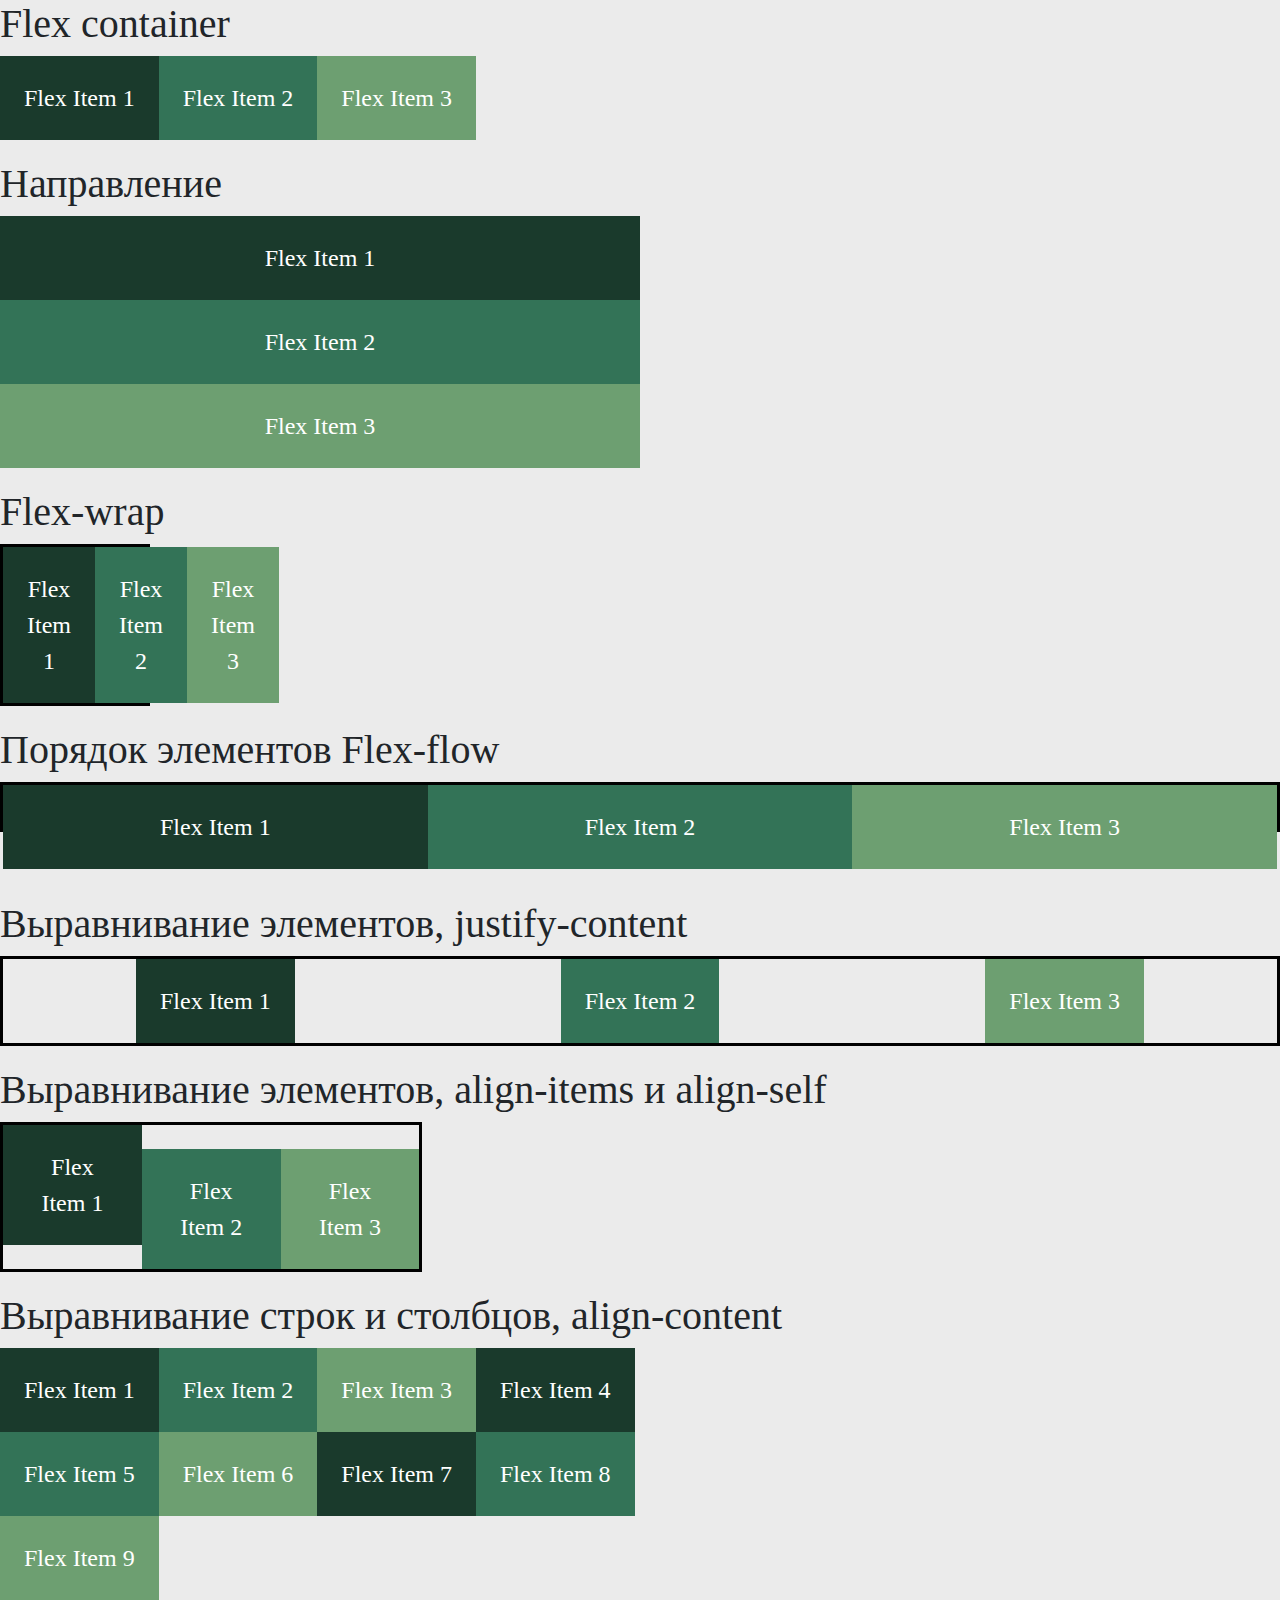
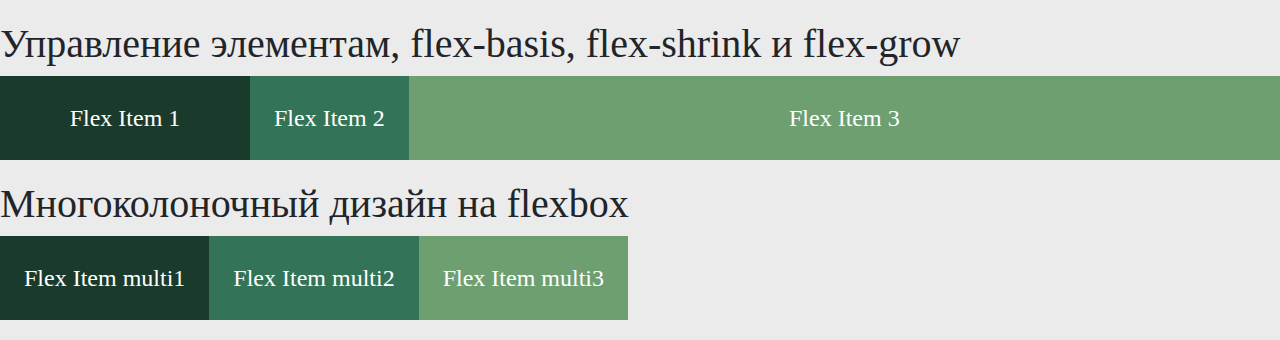
<file: flex.html>
<!DOCTYPE html>
<html lang="ru">
<head>
    <meta charset="UTF-8">
    <title>Title</title>
    <meta name="viewport" content="width=device-width, initial-scale=1">
	<link rel="stylesheet" href="https://stackpath.bootstrapcdn.com/bootstrap/4.2.1/css/bootstrap.min.css">
	<link rel="stylesheet" href="https://use.fontawesome.com/releases/v5.6.3/css/all.css">
	<link rel="stylesheet" href="styles/flex.css">
</head>
<body>
    <h1>Flex container</h1>
    <div class="flex-container">
        <div class="flex-item color1">Flex Item 1</div>
        <div class="flex-item color2">Flex Item 2</div>
        <div class="flex-item color3">Flex Item 3</div>
    </div>

    <h1>Направление</h1>
    <div class="flex-container column">
        <div class="flex-item color1">Flex Item 1</div>
        <div class="flex-item color2">Flex Item 2</div>
        <div class="flex-item color3">Flex Item 3</div>
    </div>

    <h1>Flex-wrap</h1>
    <div class="flex-container" id="wrap-check">
        <div class="flex-item color1">Flex Item 1</div>
        <div class="flex-item color2">Flex Item 2</div>
        <div class="flex-item color3">Flex Item 3</div>
    </div>

    <h1>Порядок элементов Flex-flow</h1>
    <div class="flex-container" id="flow-check">
        <div class="flex-item color1">Flex Item 1</div>
        <div class="flex-item color2">Flex Item 2</div>
        <div class="flex-item color3">Flex Item 3</div>
    </div>

    <br> <br>
    <h1>Выравнивание элементов, justify-content</h1>
    <div class="flex-container" id="justify-content-check">
        <div class="flex-item color1">Flex Item 1</div>
        <div class="flex-item color2">Flex Item 2</div>
        <div class="flex-item color3">Flex Item 3</div>
    </div>

    <h1>Выравнивание элементов, align-items и align-self</h1>
    <div class="flex-container" id="align-items-check">
        <div class="flex-item color1">Flex Item 1</div>
        <div class="flex-item color2">Flex Item 2</div>
        <div class="flex-item color3">Flex Item 3</div>
    </div>

    <h1>Выравнивание строк и столбцов, align-content</h1>
    <div class="flex-container" id="align-content-check">
        <div class="flex-item color1">Flex Item 1</div>
        <div class="flex-item color2">Flex Item 2</div>
        <div class="flex-item color3">Flex Item 3</div>
        <div class="flex-item color1">Flex Item 4</div>
        <div class="flex-item color2">Flex Item 5</div>
        <div class="flex-item color3">Flex Item 6</div>
        <div class="flex-item color1">Flex Item 7</div>
        <div class="flex-item color2">Flex Item 8</div>
        <div class="flex-item color3">Flex Item 9</div>
    </div>

    <h1>Управление элементам, flex-basis, flex-shrink и flex-grow</h1>
    <div class="flex-container" id="flex-basic-shrink-grow-check">
        <div class="flex-item color1">Flex Item 1</div>
        <div class="flex-item color2">Flex Item 2</div>
        <div class="flex-item color3">Flex Item 3</div>
    </div>

    <h1>Многоколоночный дизайн на flexbox</h1>
    <div class="flex-container" id="flex-multi-check">
        <div class="flex-item color1">Flex Item multi1</div>
        <div class="flex-item color2">Flex Item multi2</div>
        <div class="flex-item color3">Flex Item multi3</div>
    </div>
</body>
</html>
</file>
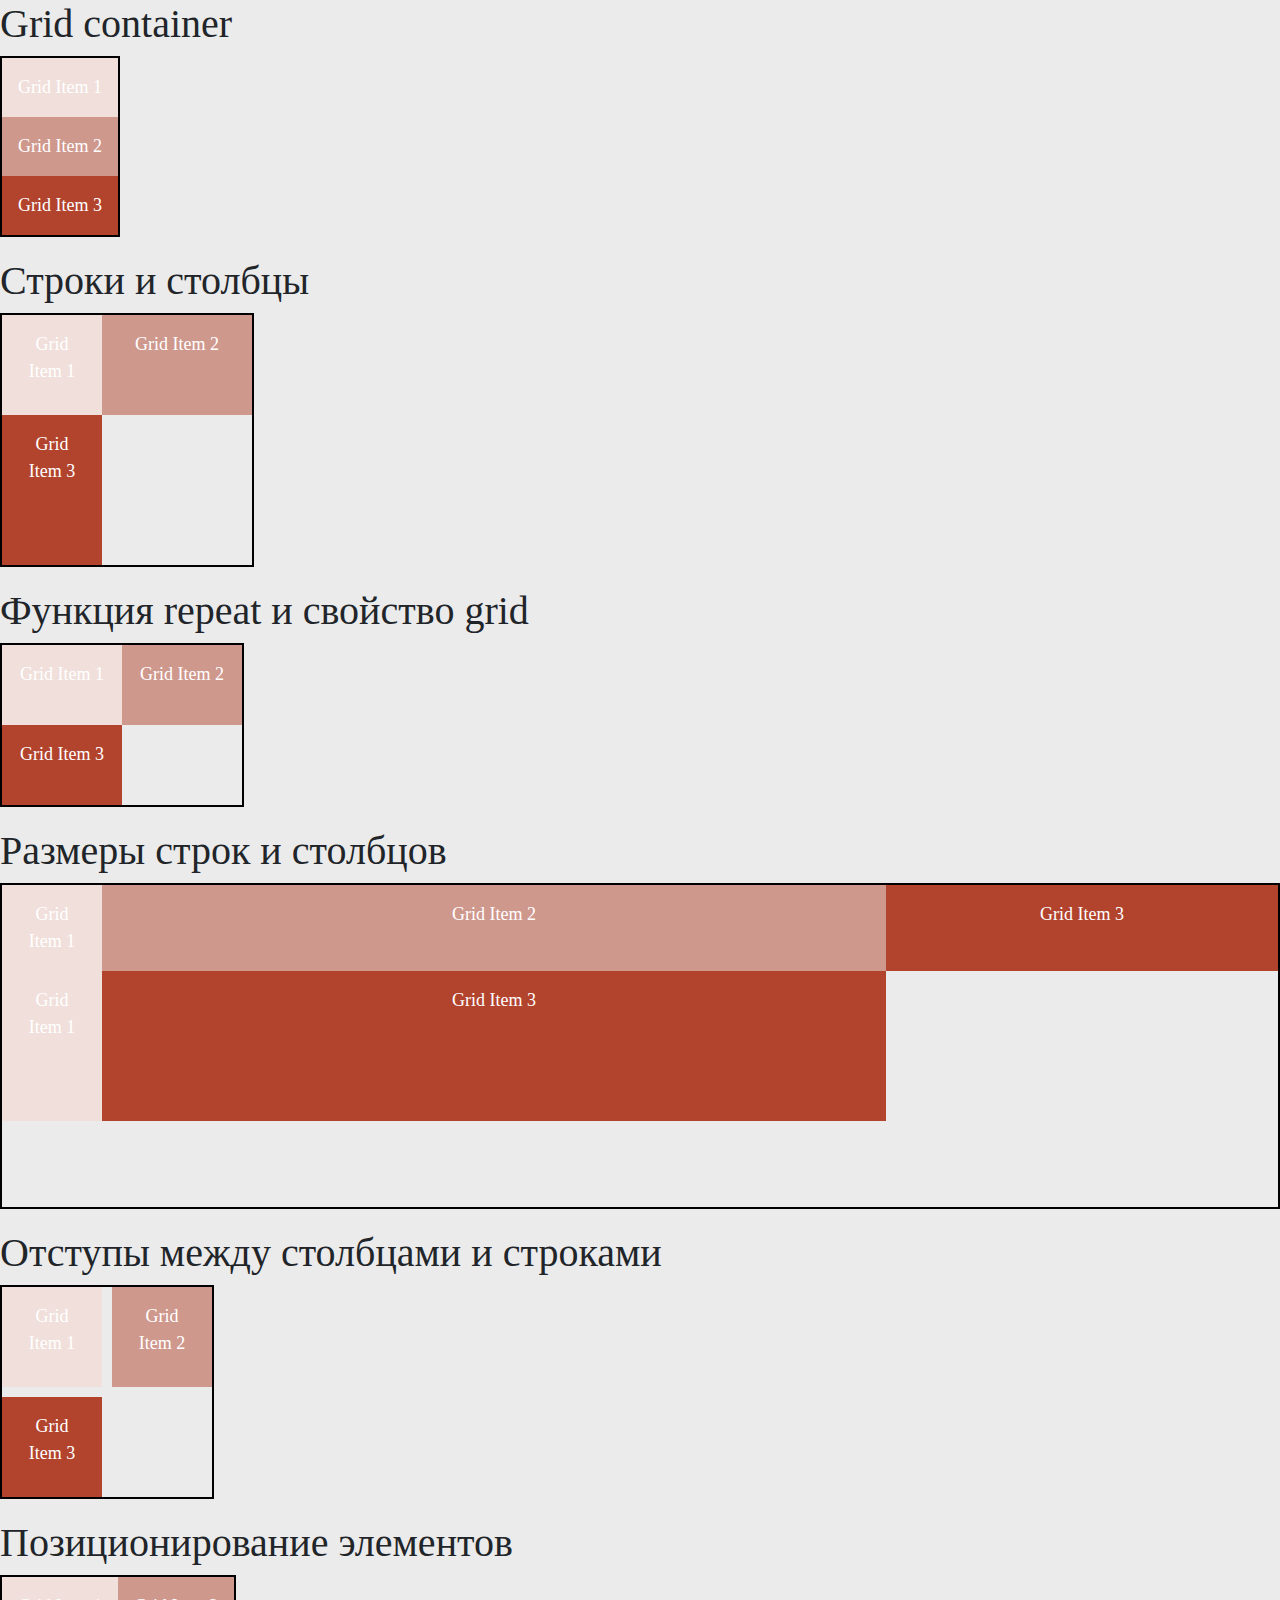
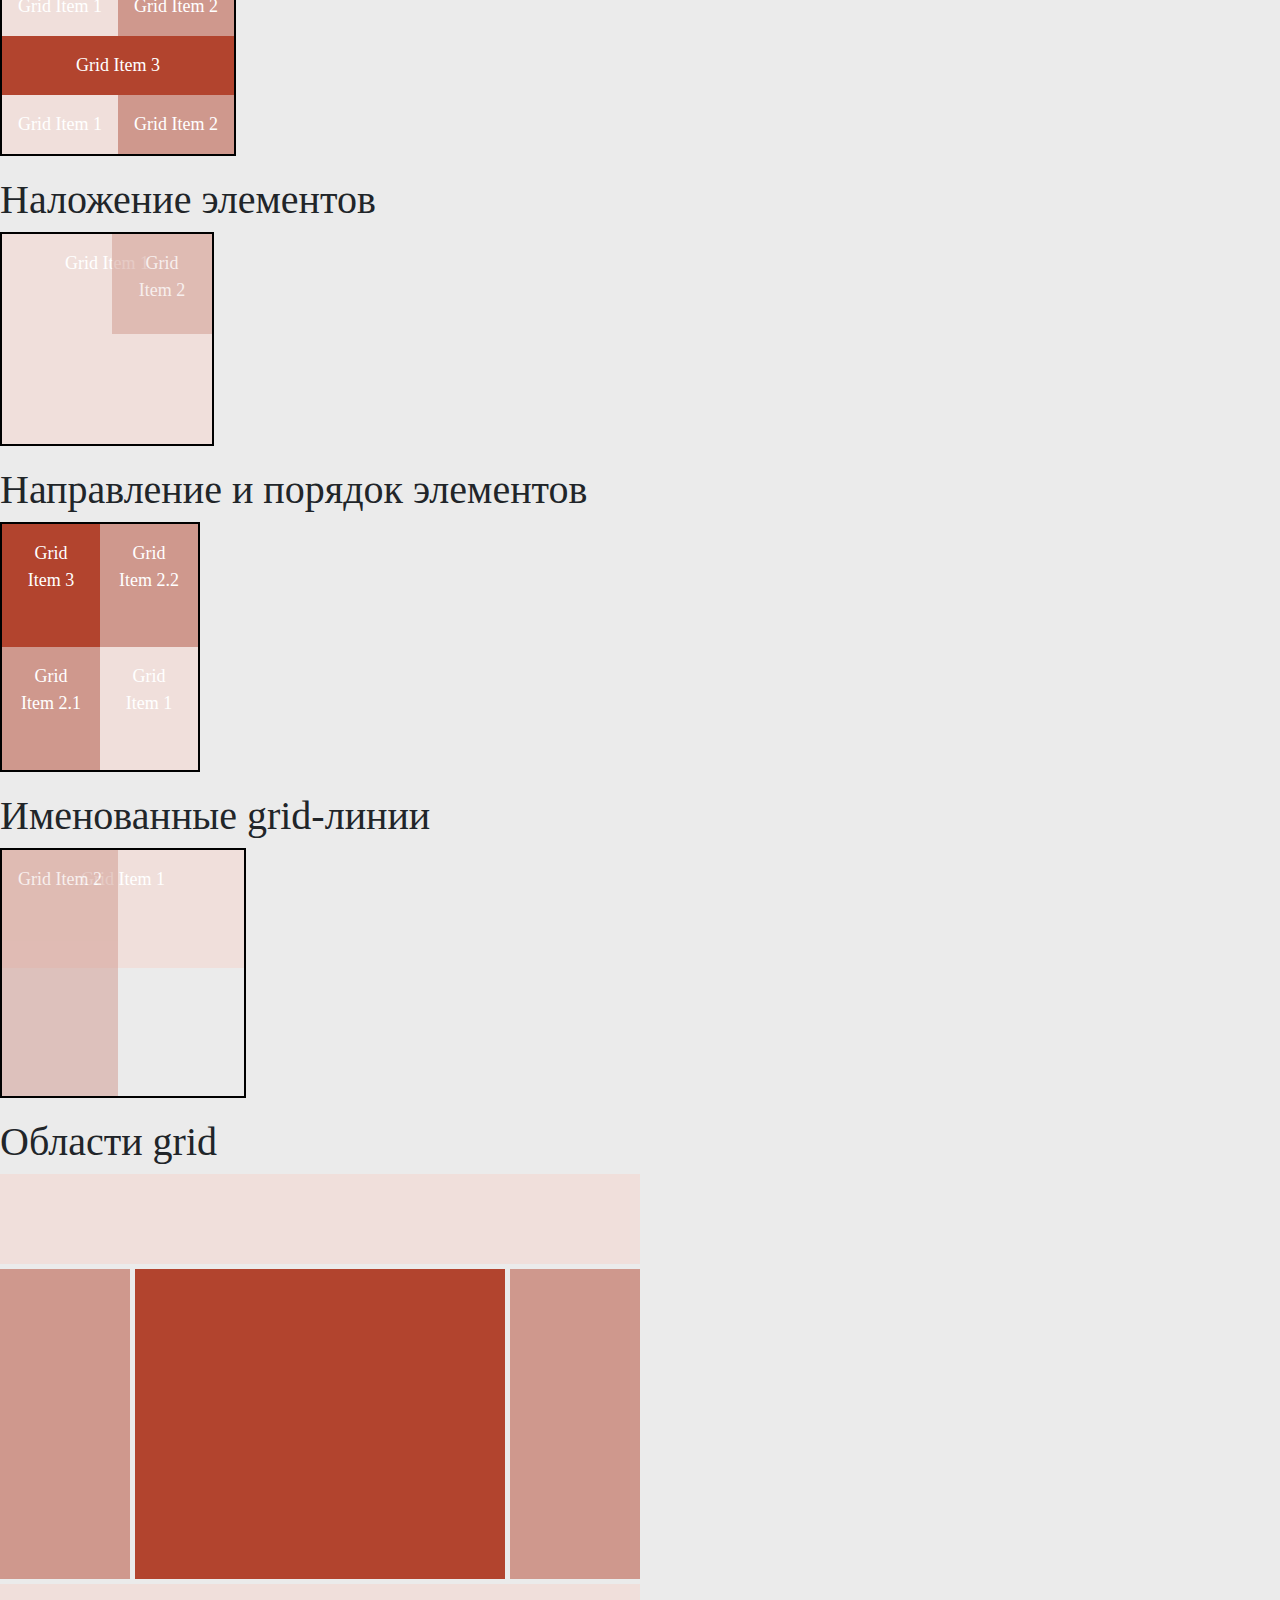
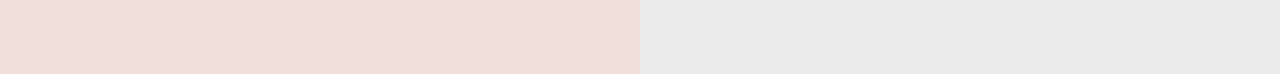
<file: grid.html>
<!DOCTYPE html>
<html lang="ru">
<head>
    <meta charset="UTF-8">
    <title>Title</title>
    <meta name="viewport" content="width=device-width, initial-scale=1">
	<link rel="stylesheet" href="https://stackpath.bootstrapcdn.com/bootstrap/4.2.1/css/bootstrap.min.css">
	<link rel="stylesheet" href="https://use.fontawesome.com/releases/v5.6.3/css/all.css">
	<link rel="stylesheet" href="styles/grid.css">
</head>
<body>
    <h1>Grid container</h1>
    <div class="grid-container">
        <div class="grid-item color1">Grid Item 1</div>
        <div class="grid-item color2">Grid Item 2</div>
        <div class="grid-item color3">Grid Item 3</div>
    </div>

    <h1>Строки и столбцы</h1>
    <div class="grid-container" id="row-col-check">
        <div class="grid-item color1">Grid Item 1</div>
        <div class="grid-item color2">Grid Item 2</div>
        <div class="grid-item color3">Grid Item 3</div>
    </div>

    <h1>Функция repeat и свойство grid</h1>
    <div class="grid-container" id="repeat-grid-check">
        <div class="grid-item color1">Grid Item 1</div>
        <div class="grid-item color2">Grid Item 2</div>
        <div class="grid-item color3">Grid Item 3</div>
    </div>

    <h1>Размеры строк и столбцов</h1>
    <div class="grid-container" id="flex-factor-check">
        <div class="grid-item color1">Grid Item 1</div>
        <div class="grid-item color2">Grid Item 2</div>
        <div class="grid-item color3">Grid Item 3</div>
        <div class="grid-item color1">Grid Item 1</div>
        <div class="grid-item color3">Grid Item 3</div>
    </div>

    <h1>Отступы между столбцами и строками</h1>
    <div class="grid-container" id="gap-check">
        <div class="grid-item color1">Grid Item 1</div>
        <div class="grid-item color2">Grid Item 2</div>
        <div class="grid-item color3">Grid Item 3</div>
    </div>

    <h1>Позиционирование элементов</h1>
    <div class="grid-container">
        <div class="grid-item color1">Grid Item 1</div>
        <div class="grid-item color2">Grid Item 2</div>
        <div class="grid-item color3 special-item">Grid Item 3</div>
        <div class="grid-item color1">Grid Item 1</div>
        <div class="grid-item color2">Grid Item 2</div>
    </div>

    <h1>Наложение элементов</h1>
    <div class="grid-container" id="overlay-check">
        <div class="grid-item color1 item1">Grid Item 1</div>
        <div class="grid-item color2 item2">Grid Item 2</div>
    </div>

    <h1>Направление и порядок элементов</h1>
    <div class="grid-container" id="auto-flow-check">
        <div class="grid-item color1 last-item">Grid Item 1</div>
        <div class="grid-item color2">Grid Item 2.1</div>
        <div class="grid-item color2">Grid Item 2.2</div>
        <div class="grid-item color3 first-item">Grid Item 3</div>
    </div>

    <h1>Именованные grid-линии</h1>
    <div class="grid-container" id="grid-line-check">
        <div class="grid-item color1 grid-line-item1">Grid Item 1</div>
        <div class="grid-item color2 grid-line-item2">Grid Item 2</div>
    </div>

    <h1>Области grid</h1>
    <div id="grid-area-check">
        <div class="header"></div>
        <div class="content"></div>
        <div class="menu"></div>
        <div class="sidebar"></div>
        <div class="footer"></div>
    </div>
</body>
</html>
</file>
<file: styles/flex.css>
:root {
    --platinum: #EBEBEB;
    --tuscany: #CF988D;
    --medium-carmine: #B2442E;
    --russian-green: #6D9F71;
    --amazon: #337357;
    --phthalo-green: #1A3A2C;
}

html {
    overflow-x: hidden;
}

body {
	font-family: trebuchet ms;
	background-color: var(--platinum);
}

.container-lg {
    width:100%;
}

.container-lg-bg {
    width:100%;
    background-color: white;
}

.container-fluid {
    margin: 0 auto;
    margin-bottom: 15px;
	width: 70%;
	border-radius: 5px;
    padding: 15px;
}

.container-fluid-bg {
    margin: 0 auto;
    margin-bottom: 15px;
	width: 70%;
	min-width: 480px;
	border-radius: 5px;
	background-color: white;
    text-align: center;
    padding: 15px;
}

button {
	background-color: var(--amazon);
	color: white;
	border-radius: 4px;
	border: none;
	padding: 5px 20px;
    box-shadow: 2px 2px 5px 2px var(--phthalo-green);
}

button:hover  {
	background-color: var(--russian-green);
	transform: scale(1.05);
}

.button-lg {
    margin-top: 15px;
	font-size: 24px;
}

h2 {
    font-size: 32px;
    text-align: left;
    color: var(--medium-carmine);
	padding: 10px 5px;
	font-weight: bold;
}

p {
    font-size: 18px;
}

/* Header */

.header {
	padding-left: 25px;
}

@font-face {
    font-family: 'Roboto';
    src:url(http://fonts.gstatic.com/s/roboto/v15/mErvLBYg_cXG3rLvUsKT_fesZW2xOQ-xsNqO47m55DA.woff2);
}

.header .logo h1{
    font-family: Roboto;
	font-size: 24px;
	text-transform: uppercase;
	color: white;
	border-right: 10px;
}

.header .logo h1::first-letter {
	font-size: 150%;
}

.header .logo h1+p{
	font-size: 14px;
	color: white;
	margin-top: -15px;
}

.header .nav {
	color: white;
	padding-top: 16px;
	padding-right: 0px;
}

.header .nav li {
	list-style-type:none;
	font-size: 18px;
	border-right: 2px;
	display: inline;
}

.header .nav li a {
	padding-left: 5px;
	color: white;
	text-decoration: none;
	margin-right: 5px;
}

.header .nav li a:hover {
	color: var(--tuscany);
}

.header .col-right {

	text-align: right;
}

.header #number {
	font-size: 20px;
	text-transform: uppercase;
	color: white;
	padding-top: 16px;
}

/* Banner */

#bg_img {
	height:850px;
	width:100%;
	position: absolute;
    left: 0px;
    top: 0px;
    z-index: -1;
}

.banner {
    height: 850px;
    padding-top: 100px;
    align-items: top;
	font-size: 32px;
}

.banner h1 {
    color: white;
	padding-bottom: 20px;
}

.banner li {
    color: white;
	list-style-type:none;
	font-size: 24px;
	padding: 10px;
}

.banner li i{
    color: var(--russian-green);
    padding-right: 20px;
}

.banner .img_car {
    height: 300px;
}

@keyframes backgroundColorAnimation {
    from {
        background-color: var(--amazon);
    }
    50% {
        background-color: var(--medium-carmine);
    }
    to {
        background-color: var(--amazon);
    }
}

.banner .button-lg {
    margin-top: 15px;
	font-size: 24px;
	animation-name: backgroundColorAnimation;
    animation-duration: 5s;
    animation-iteration-count: infinite;
}

/* Advantages */

.advantages {
    position: absolute;
	top: 750px;
    align: center;
}

/* Car Table */

.car-table table {
    width: 100%;
    border-collapse: collapse;
    border: 2px solid white;
}

.car-table td {
    height: 300px;
	padding: 20px 10px;
	font-size: 18px;
	border: 1px solid var(--platinum);
}

.car-table .price {
    font-size: 16px;
    margin-top: -15px;
	font-weight: bold;
}

.car-table .car {
    width: 100%;
}

/* Process */

.process .dot {
	width: 50px;
	height: 50px;
	border-radius: 50%;
	font-size: 24px;
	color: val(--phthalo-green);
	line-height: 50px;
	text-align: center;
	background-image: radial-gradient(var(--platinum), gray);
	display: inline-block;
	margin-left: 5px;
	border: 2px solid var(--amazon);
}

.process .line {
  content: '';
  position: absolute;
  top: 25px;
  left: 70px;
  width: 210px;
  height: 2px;
  background: linear-gradient(90deg, var(--amazon) 1%, white);
  z-index: 0;
}

.process h4 {
    min-height: 60px;
    padding: 10px 0px;
}

.process p {
    line-height:100%;
}

/* Slider */

.slider{
    position: relative;
    padding-bottom: 15px;
}

.slider input{
    display: none;
}

.slider .inner{
    width: 500%;
}

.inner > article {
    padding-top: 15px;
}

.slider article{
    width: 20%;
    float: left;
}

.slider .slider-dot-control{
    position: relative;
    width: 100%;
    bottom: -5px;
    text-align: center;
}

.slider .slider-dot-control label{
    border-radius: 50%;
    display: inline-block;
    width: 10px;
    height: 10px;
    background-color: var(--tuscany);
}

.slider .slider-dot-control label:hover{
    background-color: white;
}

.slider .slider-wrapper{
    overflow: hidden;
}

.slider .slider-wrapper .inner{
    transform: translateZ(0);
    transition: all .8s cubic-bezier(.77,0,.175,1)
}

.slider #slide1:checked~.slider-dot-control label:nth-child(1),
.slider #slide2:checked~.slider-dot-control label:nth-child(2),
.slider #slide3:checked~.slider-dot-control label:nth-child(3),
.slider #slide4:checked~.slider-dot-control label:nth-child(4){
    background-color: var(--phthalo-green);
}

.slider #slide1:checked~.slider-wrapper .inner{margin-left:0}
.slider #slide2:checked~.slider-wrapper .inner{margin-left:-100%}
.slider #slide3:checked~.slider-wrapper .inner{margin-left:-200%}
.slider #slide4:checked~.slider-wrapper .inner{margin-left:-300%}

/* Terms */

.terms img {
    padding-right: 10px;
    float: left;
}

/* Message */

.message input, textarea[name="Message"]{
    min-height:30px;
	width: 80%;
    color: var(--phthalo-green);
	background-color: white;
	border-radius: 5px;
	padding-left: 10px;
	border: none;
	margin-bottom: 10px;
}

.message #message_img {
	height: 300px;
}

#message_img_col {
    text-align:center;
}

/* Footer */

.footer {
    color: white;
    background-color: black;
}

.footer .social div {
	width: 32px;
	height: 32px;
	border-radius: 50%;
	font-size: 12px;
	color: white;
	line-height: 32px;
	text-align: center;
	background-color: var(--tuscany);
	display: inline-block;
	margin-left: 5px;
}

.footer .social a {
    text-decoration: none;
}

.footer .social div:hover{
	background-color: white;
	color: var(--medium-carmine);
}

.footer .container-fluid {
    margin-bottom: 0px;
}


/*** Media ***/

/* Large desktops and laptops */
@media (min-width: 1200px) {
}

/* Portrait tablets and medium desktops */
@media (min-width: 992px) and (max-width: 1199px) {
	h2{
		font-size: 26px;
	}
	h4{
	    font-size: 18px;
	}
	p,
	.header .nav li,
	.header .logo h1,
	.header .logo h1+p,
	.header #number,
	.car-table .price,
	button,
	.message input, textarea[name="Message"] {
	    font-size: 16px;
    }
    .header .logo h1:first-letter {
	    font-size: 28px;
	}
	.button-lg, .banner li {
	    font-size: 20px;
	}
	.process .dot {
        width: 44px;
        height: 44px;
	    font-size: 20px;
	    line-height: 40px;
	}
	.process .line {
	    top: 22px;
        left: 63px;
        width: 170px;
        z-index: 0;
    }
    .banner .img_car {
        height: 250px;
    }

}

/* Portrait tablets and small desktops */
@media (min-width: 768px) and (max-width: 991px) {
    .container-fluid, .container-fluid-bg {
        width: 80%;
    }
	h2{
		font-size: 28px;
	}
	h4{
	    font-size: 16px;
	}
	p,
	.header .nav li,
	.header .logo h1,
	.header .logo h1+p,
	.header #number,
	.car-table .price,
	button,
	.message input, textarea[name="Message"] {
	    font-size: 14px;
    }
    .header .logo h1:first-letter {
	    font-size: 26px;
	}
	.button-lg{
	    font-size: 20px;
	}
	.banner li{
	    font-size: 24px;
	}
	.process .dot {
        width: 40px;
        height: 40px;
	    font-size: 18px;
	    line-height: 36px;
	}
	.process .line {
	    top: 19px;
        left: 60px;
        width: 150px;
        z-index: 0;
    }
    #message_img_col, #banner_img_col {
        display: none;
    }
    .banner .img_car {
        display:none;
    }
}

/* Landscape phones and portrait tablets */
@media (min-width: 481px) and(max-width: 767px) {
	.container-fluid, .container-fluid-bg {
        width: 80%;
    }
	h2{
		font-size: 30px;
	}
	h4{
	    font-size: 12px;
	}
	p,
	.header .nav li,
	.header .logo h1,
	.header .logo h1+p,
	.header #number,
	.car-table .price,
	button,
	.message input, textarea[name="Message"] {
	    font-size: 10px;
    }
    .header .logo h1+p{
        margin-top: -5px;
    }
    .header .logo h1:first-letter {
	    font-size: 24px;
	}
	.button-lg{
	    font-size: 20px;
	}
	.banner li{
	    font-size: 24px;
	}
	.process .dot {
        width: 34px;
        height: 34px;
	    font-size: 16px;
	    line-height: 30px;
	}
	.process .line {
	    top: 17px;
        left: 56px;
        width: 60px;
    }
    #message_img_col, #banner_img_col {
        display: none;
    }
    .banner .img_car {
        display:none;
    }
}

/* Landscape phones and smaller */
@media (max-width: 480px) {
	.container-fluid, .container-fluid-bg {
        width: 80%;
    }
	h2{
		font-size: 28px;
	}
	h4{
	    font-size: 12px;
	}
	.header .nav li,
	.header .logo h1,
	.header .logo h1+p,
	.header #number,
	.car-table .price,
	button,
	.message input, textarea[name="Message"] {
	    font-size: 10px;
    }
    .header .logo h1+p{
        margin-top: -5px;
    }
    .header .logo h1:first-letter {
	    font-size: 20px;
	}
	.button-lg{
	    font-size: 20px;
	}
	.banner li{
	    font-size: 24px;
	}
	.process .dot {
        width: 34px;
        height: 34px;
	    font-size: 16px;
	    line-height: 30px;
	}
	.process .line {
	    top: 16px;
        left: 52px;
        width: 40px;
    }
    #message_img_col, #banner_img_col {
        display: none;
    }
    .banner .img_car {
        display:none;
    }
}




/* Flex */

.flex-container {
    display: flex;
    margin-bottom: 20px;
}

.flex-item {
    text-align:center;
    font-size: 24px;
    padding: 24px;
    color: white;
}
.color1 {background-color: var(--phthalo-green);}
.color2 {background-color: var(--amazon);}
.color3 {background-color: var(--russian-green);}

.column {
    flex-direction: column;
    width: 50%;
}

#wrap-check {
    border: solid 3px black;
    flex-wrap: nowrap;
    width: 150px;
}

#flow-check {
    border: solid 3px black;
    height: 50px;
    flex-flow: column wrap;
}

#justify-content-check {
    border: solid 3px black;
    justify-content: space-around;
}

#align-items-check {
    width: 33%;
    height: 150px;
    border: solid 3px black;
    align-items: flex-end;
}

#align-items-check .color1 {
    align-self: flex-start;
}

#align-content-check {
    flex-wrap: wrap;
    width: 50%;
    align-content: flex-start;
}

#flex-basic-shrink-grow-check .color1 {
    background-color: var(--phthalo-green);
    flex-basis: 250px;
}
#flex-basic-shrink-grow-check .color2 {
    background-color: var(--amazon);
    flex-shrink: 3;
}
#flex-basic-shrink-grow-check .color3 {
    background-color: var(--russian-green);
    flex-grow:2;
}

#flex-multi-check {
    flex-direction: column;
}

@media screen and (min-width: 800px) {
    #flex-multi-check {
        flex-direction: row;
    }
}
</file>
<file: styles/grid.css>
:root {
    --platinum: #EBEBEB;
    --rose: #F0dFDB;
    --tuscany: #CF988D;
    --medium-carmine: #B2442E;
    --russian-green: #6D9F71;
    --amazon: #337357;
    --phthalo-green: #1A3A2C;
}

html {
    overflow-x: hidden;
}

body {
	font-family: trebuchet ms;
	background-color: var(--platinum);
}

.container-lg {
    width:100%;
}

.container-lg-bg {
    width:100%;
    background-color: white;
}

.container-fluid {
    margin: 0 auto;
    margin-bottom: 15px;
	width: 70%;
	border-radius: 5px;
    padding: 15px;
}

.container-fluid-bg {
    margin: 0 auto;
    margin-bottom: 15px;
	width: 70%;
	min-width: 480px;
	border-radius: 5px;
	background-color: white;
    text-align: center;
    padding: 15px;
}

button {
	background-color: var(--amazon);
	color: white;
	border-radius: 4px;
	border: none;
	padding: 5px 20px;
    box-shadow: 2px 2px 5px 2px var(--phthalo-green);
}

button:hover  {
	background-color: var(--russian-green);
	transform: scale(1.05);
}

.button-lg {
    margin-top: 15px;
	font-size: 24px;
}

h2 {
    font-size: 32px;
    text-align: left;
    color: var(--medium-carmine);
	padding: 10px 5px;
	font-weight: bold;
}

p {
    font-size: 18px;
}

/* Header */

.header {
	padding-left: 25px;
}

@font-face {
    font-family: 'Roboto';
    src:url(http://fonts.gstatic.com/s/roboto/v15/mErvLBYg_cXG3rLvUsKT_fesZW2xOQ-xsNqO47m55DA.woff2);
}

.header .logo h1{
    font-family: Roboto;
	font-size: 24px;
	text-transform: uppercase;
	color: white;
	border-right: 10px;
}

.header .logo h1::first-letter {
	font-size: 150%;
}

.header .logo h1+p{
	font-size: 14px;
	color: white;
	margin-top: -15px;
}

.header .nav {
	color: white;
	padding-top: 16px;
	padding-right: 0px;
}

.header .nav li {
	list-style-type:none;
	font-size: 18px;
	border-right: 2px;
	display: inline;
}

.header .nav li a {
	padding-left: 5px;
	color: white;
	text-decoration: none;
	margin-right: 5px;
}

.header .nav li a:hover {
	color: var(--tuscany);
}

.header .col-right {

	text-align: right;
}

.header #number {
	font-size: 20px;
	text-transform: uppercase;
	color: white;
	padding-top: 16px;
}

/* Banner */

#bg_img {
	height:850px;
	width:100%;
	position: absolute;
    left: 0px;
    top: 0px;
    z-index: -1;
}

.banner {
    height: 850px;
    padding-top: 100px;
    align-items: top;
	font-size: 32px;
}

.banner h1 {
    color: white;
	padding-bottom: 20px;
}

.banner li {
    color: white;
	list-style-type:none;
	font-size: 24px;
	padding: 10px;
}

.banner li i{
    color: var(--russian-green);
    padding-right: 20px;
}

.banner .img_car {
    height: 300px;
}

@keyframes backgroundColorAnimation {
    from {
        background-color: var(--amazon);
    }
    50% {
        background-color: var(--medium-carmine);
    }
    to {
        background-color: var(--amazon);
    }
}

.banner .button-lg {
    margin-top: 15px;
	font-size: 24px;
	animation-name: backgroundColorAnimation;
    animation-duration: 5s;
    animation-iteration-count: infinite;
}

/* Advantages */

.advantages {
    position: absolute;
	top: 750px;
    align: center;
}

/* Car Table */

.car-table table {
    width: 100%;
    border-collapse: collapse;
    border: 2px solid white;
}

.car-table td {
    height: 300px;
	padding: 20px 10px;
	font-size: 18px;
	border: 1px solid var(--platinum);
}

.car-table .price {
    font-size: 16px;
    margin-top: -15px;
	font-weight: bold;
}

.car-table .car {
    width: 100%;
}

/* Process */

.process .dot {
	width: 50px;
	height: 50px;
	border-radius: 50%;
	font-size: 24px;
	color: val(--phthalo-green);
	line-height: 50px;
	text-align: center;
	background-image: radial-gradient(var(--platinum), gray);
	display: inline-block;
	margin-left: 5px;
	border: 2px solid var(--amazon);
}

.process .line {
  content: '';
  position: absolute;
  top: 25px;
  left: 70px;
  width: 210px;
  height: 2px;
  background: linear-gradient(90deg, var(--amazon) 1%, white);
  z-index: 0;
}

.process h4 {
    min-height: 60px;
    padding: 10px 0px;
}

.process p {
    line-height:100%;
}

/* Slider */

.slider{
    position: relative;
    padding-bottom: 15px;
}

.slider input{
    display: none;
}

.slider .inner{
    width: 500%;
}

.inner > article {
    padding-top: 15px;
}

.slider article{
    width: 20%;
    float: left;
}

.slider .slider-dot-control{
    position: relative;
    width: 100%;
    bottom: -5px;
    text-align: center;
}

.slider .slider-dot-control label{
    border-radius: 50%;
    display: inline-block;
    width: 10px;
    height: 10px;
    background-color: var(--tuscany);
}

.slider .slider-dot-control label:hover{
    background-color: white;
}

.slider .slider-wrapper{
    overflow: hidden;
}

.slider .slider-wrapper .inner{
    transform: translateZ(0);
    transition: all .8s cubic-bezier(.77,0,.175,1)
}

.slider #slide1:checked~.slider-dot-control label:nth-child(1),
.slider #slide2:checked~.slider-dot-control label:nth-child(2),
.slider #slide3:checked~.slider-dot-control label:nth-child(3),
.slider #slide4:checked~.slider-dot-control label:nth-child(4){
    background-color: var(--phthalo-green);
}

.slider #slide1:checked~.slider-wrapper .inner{margin-left:0}
.slider #slide2:checked~.slider-wrapper .inner{margin-left:-100%}
.slider #slide3:checked~.slider-wrapper .inner{margin-left:-200%}
.slider #slide4:checked~.slider-wrapper .inner{margin-left:-300%}

/* Terms */

.terms img {
    padding-right: 10px;
    float: left;
}

/* Message */

.message input, textarea[name="Message"]{
    min-height:30px;
	width: 80%;
    color: var(--phthalo-green);
	background-color: white;
	border-radius: 5px;
	padding-left: 10px;
	border: none;
	margin-bottom: 10px;
}

.message #message_img {
	height: 300px;
}

#message_img_col {
    text-align:center;
}

/* Footer */

.footer {
    color: white;
    background-color: black;
}

.footer .social div {
	width: 32px;
	height: 32px;
	border-radius: 50%;
	font-size: 12px;
	color: white;
	line-height: 32px;
	text-align: center;
	background-color: var(--tuscany);
	display: inline-block;
	margin-left: 5px;
}

.footer .social a {
    text-decoration: none;
}

.footer .social div:hover{
	background-color: white;
	color: var(--medium-carmine);
}

.footer .container-fluid {
    margin-bottom: 0px;
}


/*** Media ***/

/* Large desktops and laptops */
@media (min-width: 1200px) {
}

/* Portrait tablets and medium desktops */
@media (min-width: 992px) and (max-width: 1199px) {
	h2{
		font-size: 26px;
	}
	h4{
	    font-size: 18px;
	}
	p,
	.header .nav li,
	.header .logo h1,
	.header .logo h1+p,
	.header #number,
	.car-table .price,
	button,
	.message input, textarea[name="Message"] {
	    font-size: 16px;
    }
    .header .logo h1:first-letter {
	    font-size: 28px;
	}
	.button-lg, .banner li {
	    font-size: 20px;
	}
	.process .dot {
        width: 44px;
        height: 44px;
	    font-size: 20px;
	    line-height: 40px;
	}
	.process .line {
	    top: 22px;
        left: 63px;
        width: 170px;
        z-index: 0;
    }
    .banner .img_car {
        height: 250px;
    }

}

/* Portrait tablets and small desktops */
@media (min-width: 768px) and (max-width: 991px) {
    .container-fluid, .container-fluid-bg {
        width: 80%;
    }
	h2{
		font-size: 28px;
	}
	h4{
	    font-size: 16px;
	}
	p,
	.header .nav li,
	.header .logo h1,
	.header .logo h1+p,
	.header #number,
	.car-table .price,
	button,
	.message input, textarea[name="Message"] {
	    font-size: 14px;
    }
    .header .logo h1:first-letter {
	    font-size: 26px;
	}
	.button-lg{
	    font-size: 20px;
	}
	.banner li{
	    font-size: 24px;
	}
	.process .dot {
        width: 40px;
        height: 40px;
	    font-size: 18px;
	    line-height: 36px;
	}
	.process .line {
	    top: 19px;
        left: 60px;
        width: 150px;
        z-index: 0;
    }
    #message_img_col, #banner_img_col {
        display: none;
    }
    .banner .img_car {
        display:none;
    }
}

/* Landscape phones and portrait tablets */
@media (min-width: 481px) and(max-width: 767px) {
	.container-fluid, .container-fluid-bg {
        width: 80%;
    }
	h2{
		font-size: 30px;
	}
	h4{
	    font-size: 12px;
	}
	p,
	.header .nav li,
	.header .logo h1,
	.header .logo h1+p,
	.header #number,
	.car-table .price,
	button,
	.message input, textarea[name="Message"] {
	    font-size: 10px;
    }
    .header .logo h1+p{
        margin-top: -5px;
    }
    .header .logo h1:first-letter {
	    font-size: 24px;
	}
	.button-lg{
	    font-size: 20px;
	}
	.banner li{
	    font-size: 24px;
	}
	.process .dot {
        width: 34px;
        height: 34px;
	    font-size: 16px;
	    line-height: 30px;
	}
	.process .line {
	    top: 17px;
        left: 56px;
        width: 60px;
    }
    #message_img_col, #banner_img_col {
        display: none;
    }
    .banner .img_car {
        display:none;
    }
}

/* Landscape phones and smaller */
@media (max-width: 480px) {
	.container-fluid, .container-fluid-bg {
        width: 80%;
    }
	h2{
		font-size: 28px;
	}
	h4{
	    font-size: 12px;
	}
	.header .nav li,
	.header .logo h1,
	.header .logo h1+p,
	.header #number,
	.car-table .price,
	button,
	.message input, textarea[name="Message"] {
	    font-size: 10px;
    }
    .header .logo h1+p{
        margin-top: -5px;
    }
    .header .logo h1:first-letter {
	    font-size: 20px;
	}
	.button-lg{
	    font-size: 20px;
	}
	.banner li{
	    font-size: 24px;
	}
	.process .dot {
        width: 34px;
        height: 34px;
	    font-size: 16px;
	    line-height: 30px;
	}
	.process .line {
	    top: 16px;
        left: 52px;
        width: 40px;
    }
    #message_img_col, #banner_img_col {
        display: none;
    }
    .banner .img_car {
        display:none;
    }
}


/* Drid */

.grid-container {
    border: solid 2px black;
    display: inline-grid;
    margin-bottom: 20px;
}

.grid-item {
    text-align:center;
    font-size: 18px;
    padding: 16px;
    color: white;
}

.color1 {background-color: var(--rose);}
.color2 {background-color: var(--tuscany);}
.color3 {background-color: var(--medium-carmine);}

#row-col-check {
    grid-template-columns: 100px 150px;
    grid-template-rows: 100px 150px;
}

#repeat-grid-check {
    grid: repeat(2, 80px) / repeat(2, 120px);
}

#flex-factor-check {
    display: grid;
    grid-template-columns: 100px 2fr 1fr;
    grid-template-rows: 1fr 150px 1fr;
}

#gap-check {
    width: 214px;
    display: grid;
    grid: repeat(2, 100px) / repeat(2, 100px);
    grid-column-gap: 10px;
    grid-row-gap: 10px;
}

.special-item{
    grid-column-start:1;
    grid-column-end: 3;
}

#overlay-check {
    grid: repeat(2, 100px) / repeat(2, 100px);
    grid-column-gap: 10px;
    grid-row-gap: 10px;

}

.item1{
    grid-area: 1 / 1 / 3 / 3;
}

.item2{
    grid-area: 1 / 2 / 2 / 2;
    opacity: 0.5;
}

#auto-flow-check {
    height: 250px;
    width: 200px;
    display: grid;
    grid-template-columns: repeat(2, 1fr);
    grid-template-rows: repeat(2, 1fr);
    grid-auto-flow: column;
}

.last-item {
    order: 1;
}
.first-item {
    order: -1;
}

#grid-line-check {
    height: 250px;
    grid-template-columns: [col1start] 1fr [col1end] 10px
                           [col2start] 1fr [col2end];
    grid-template-rows: [row1start] 1fr [row1end] 10px
                        [row2start] 1fr [row2end];
}

.grid-line-item1{
    grid-column: col1start / col2end;
    grid-row: row1start;
}

.grid-line-item2{
    grid-column: col1start;
    grid-row: row1start / row2end;
    opacity: 0.5;
}

#grid-area-check {
    height: 500px;
    width: 50%;
    display: grid;
    grid-template-areas: "header header header header header"
                         ". . . . ."
                         "menu . content . sidebar"
                         ". . . . ."
                         "footer footer footer footer footer";
    grid-template-columns: 130px 5px 1fr 5px 130px;
    grid-template-rows: 90px 5px 1fr 5px 90px;
}

.header { grid-area: header; background-color: var(--rose); }
.menu { grid-area: menu; background-color: var(--tuscany); }
.content { grid-area: content; background-color: var(--medium-carmine); }
.sidebar { grid-area: sidebar; background-color: var(--tuscany); }
.footer { grid-area: footer; background-color: var(--rose); }
</file>
